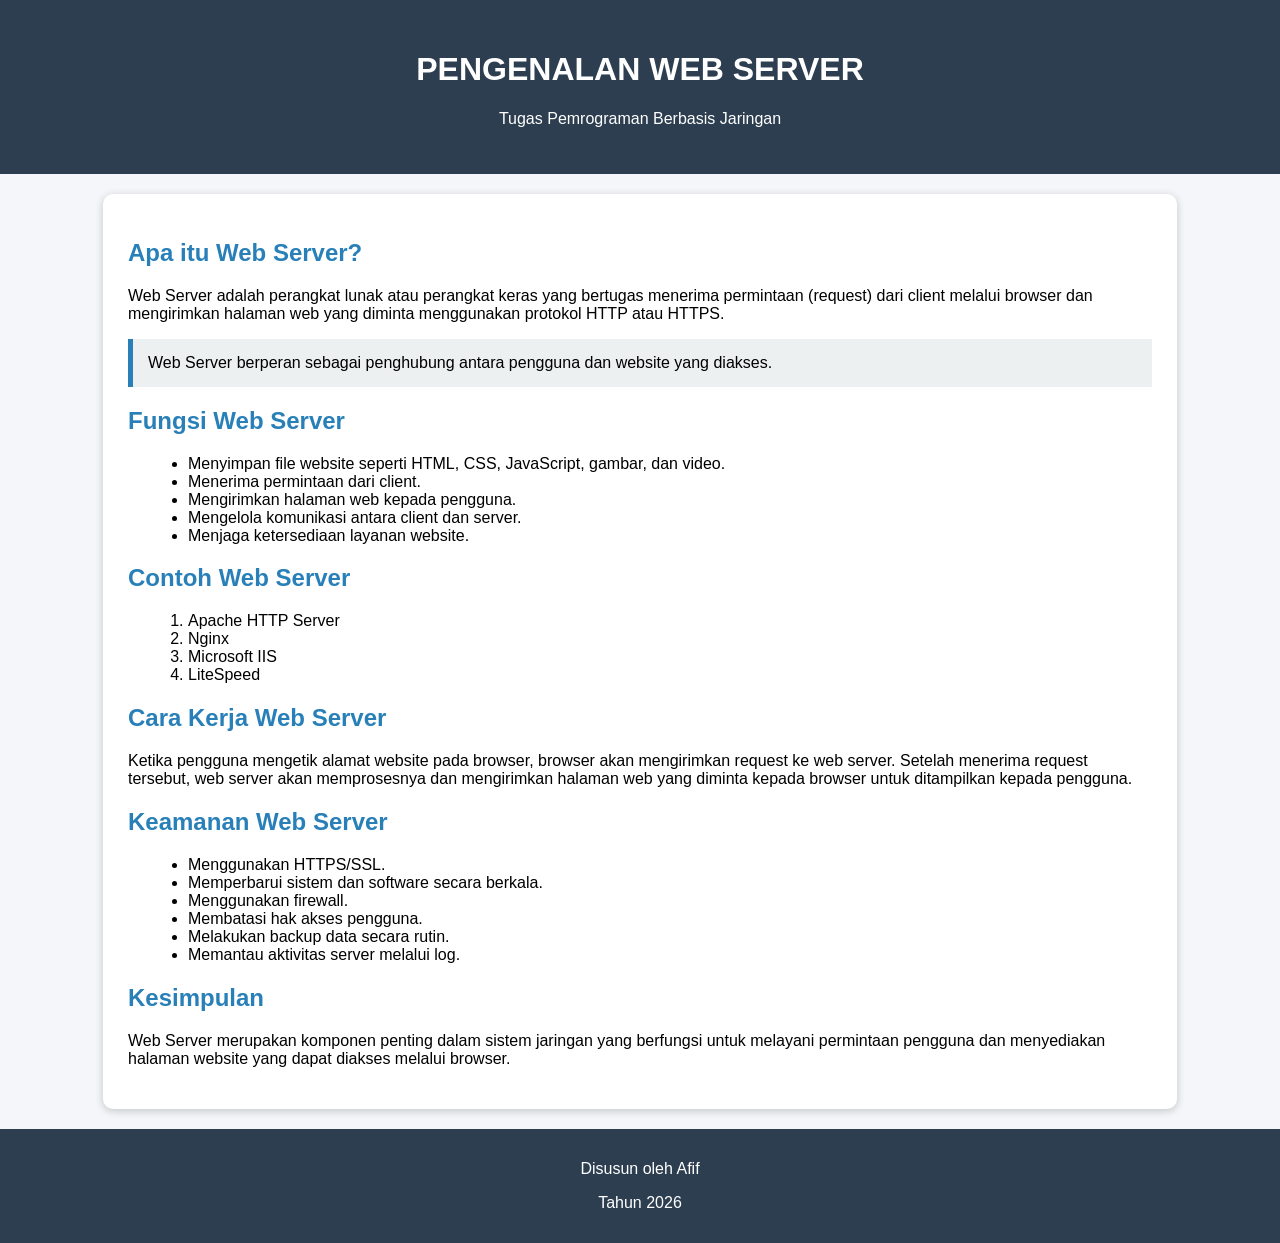
<file: tugas 6/index.html>
<!DOCTYPE html>
<html lang="id">
<head>
    <meta charset="UTF-8">
    <meta name="viewport" content="width=device-width, initial-scale=1.0">
    <title>Pengenalan Web Server</title>

    <link rel="stylesheet" href="style.css">
</head>

<body>

    <header>
        <h1>PENGENALAN WEB SERVER</h1>
        <p>Tugas Pemrograman Berbasis Jaringan</p>
    </header>

    <div class="container">

        <h2>Apa itu Web Server?</h2>
        <p>
            Web Server adalah perangkat lunak atau perangkat keras yang bertugas
            menerima permintaan (request) dari client melalui browser dan
            mengirimkan halaman web yang diminta menggunakan protokol HTTP atau HTTPS.
        </p>

        <div class="box">
            Web Server berperan sebagai penghubung antara pengguna dan website yang diakses.
        </div>

        <h2>Fungsi Web Server</h2>
        <ul>
            <li>Menyimpan file website seperti HTML, CSS, JavaScript, gambar, dan video.</li>
            <li>Menerima permintaan dari client.</li>
            <li>Mengirimkan halaman web kepada pengguna.</li>
            <li>Mengelola komunikasi antara client dan server.</li>
            <li>Menjaga ketersediaan layanan website.</li>
        </ul>

        <h2>Contoh Web Server</h2>
        <ol>
            <li>Apache HTTP Server</li>
            <li>Nginx</li>
            <li>Microsoft IIS</li>
            <li>LiteSpeed</li>
        </ol>

        <h2>Cara Kerja Web Server</h2>
        <p>
            Ketika pengguna mengetik alamat website pada browser, browser akan
            mengirimkan request ke web server. Setelah menerima request tersebut,
            web server akan memprosesnya dan mengirimkan halaman web yang diminta
            kepada browser untuk ditampilkan kepada pengguna.
        </p>

        <h2>Keamanan Web Server</h2>
        <ul>
            <li>Menggunakan HTTPS/SSL.</li>
            <li>Memperbarui sistem dan software secara berkala.</li>
            <li>Menggunakan firewall.</li>
            <li>Membatasi hak akses pengguna.</li>
            <li>Melakukan backup data secara rutin.</li>
            <li>Memantau aktivitas server melalui log.</li>
        </ul>

        <h2>Kesimpulan</h2>
        <p>
            Web Server merupakan komponen penting dalam sistem jaringan yang
            berfungsi untuk melayani permintaan pengguna dan menyediakan halaman
            website yang dapat diakses melalui browser.
        </p>

    </div>

    <footer>
        <p>Disusun oleh Afif</p>
        <p>Tahun 2026</p>
    </footer>

</body>
</html>
</file>
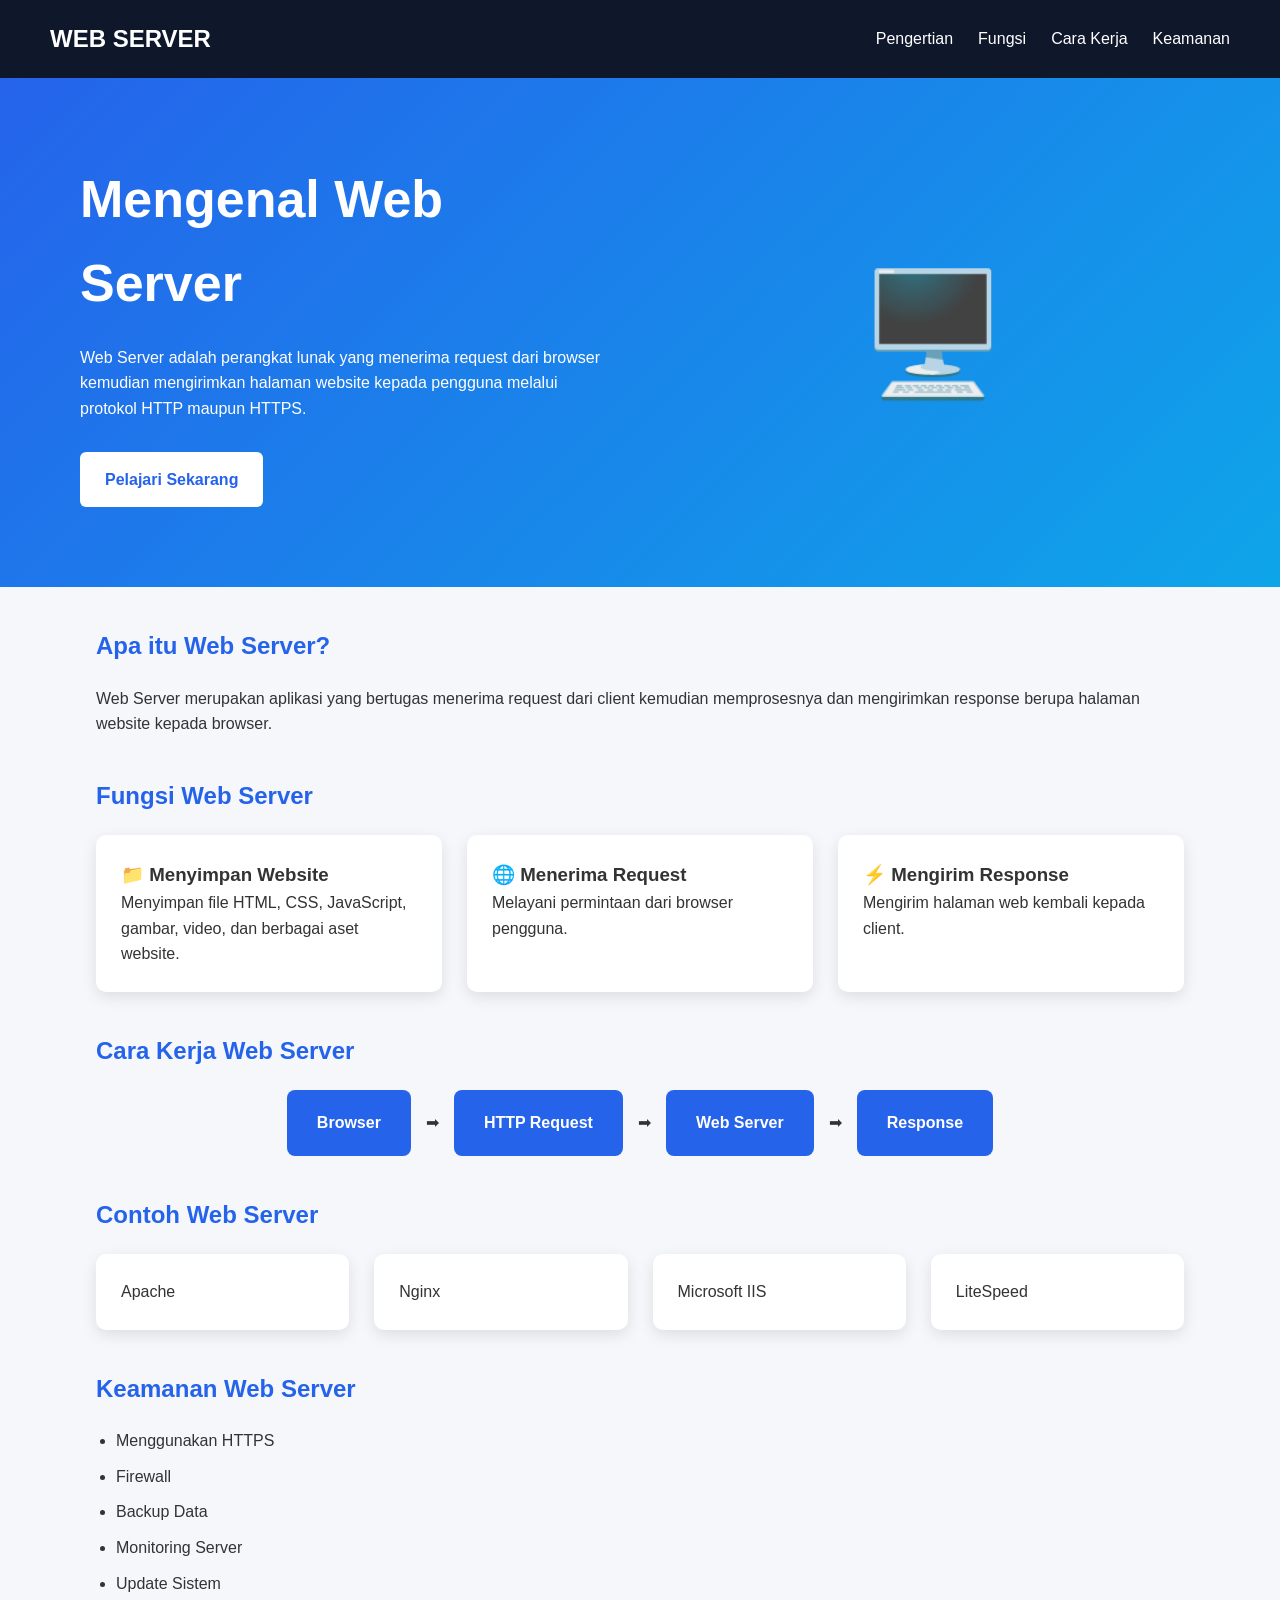
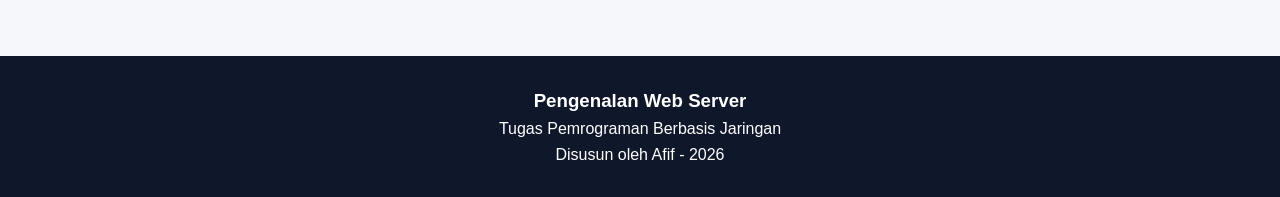
<file: tugas 7/index.html>
<!DOCTYPE html>
<html lang="id">

<head>
    <meta charset="UTF-8">
    <meta name="viewport" content="width=device-width, initial-scale=1.0">
    <title>Pengenalan Web Server</title>

    <link rel="stylesheet" href="style.css">
</head>

<body>

    <header>

        <div class="navbar">

            <h2>WEB SERVER</h2>

            <nav>
                <a href="#pengertian">Pengertian</a>
                <a href="#fungsi">Fungsi</a>
                <a href="#cara">Cara Kerja</a>
                <a href="#keamanan">Keamanan</a>
            </nav>

        </div>

    </header>


    <section class="hero">

        <div>

            <h1>Mengenal Web Server</h1>

            <p>
                Web Server adalah perangkat lunak yang menerima request
                dari browser kemudian mengirimkan halaman website kepada pengguna
                melalui protokol HTTP maupun HTTPS.
            </p>

            <a href="#pengertian" class="button">
                Pelajari Sekarang
            </a>

        </div>

        <div class="server-box">

            🖥️

        </div>

    </section>


    <section class="container" id="pengertian">

        <h2>Apa itu Web Server?</h2>

        <p>

            Web Server merupakan aplikasi yang bertugas menerima request dari
            client kemudian memprosesnya dan mengirimkan response berupa halaman
            website kepada browser.

        </p>

    </section>


    <section class="container" id="fungsi">

        <h2>Fungsi Web Server</h2>

        <div class="card-grid">

            <div class="card">

                <h3>📁 Menyimpan Website</h3>

                <p>
                    Menyimpan file HTML, CSS, JavaScript, gambar, video,
                    dan berbagai aset website.
                </p>

            </div>

            <div class="card">

                <h3>🌐 Menerima Request</h3>

                <p>
                    Melayani permintaan dari browser pengguna.
                </p>

            </div>

            <div class="card">

                <h3>⚡ Mengirim Response</h3>

                <p>
                    Mengirim halaman web kembali kepada client.
                </p>

            </div>

        </div>

    </section>


    <section class="container" id="cara">

        <h2>Cara Kerja Web Server</h2>

        <div class="flow">

            <div class="flow-box">
                Browser
            </div>

            <span>➡</span>

            <div class="flow-box">
                HTTP Request
            </div>

            <span>➡</span>

            <div class="flow-box">
                Web Server
            </div>

            <span>➡</span>

            <div class="flow-box">
                Response
            </div>

        </div>

    </section>


    <section class="container">

        <h2>Contoh Web Server</h2>

        <div class="card-grid">

            <div class="card">Apache</div>

            <div class="card">Nginx</div>

            <div class="card">Microsoft IIS</div>

            <div class="card">LiteSpeed</div>

        </div>

    </section>


    <section class="container" id="keamanan">

        <h2>Keamanan Web Server</h2>

        <ul>

            <li>Menggunakan HTTPS</li>

            <li>Firewall</li>

            <li>Backup Data</li>

            <li>Monitoring Server</li>

            <li>Update Sistem</li>

        </ul>

    </section>


    <footer>

        <h3>Pengenalan Web Server</h3>

        <p>Tugas Pemrograman Berbasis Jaringan</p>

        <p>Disusun oleh Afif - 2026</p>

    </footer>

</body>

</html>
</file>
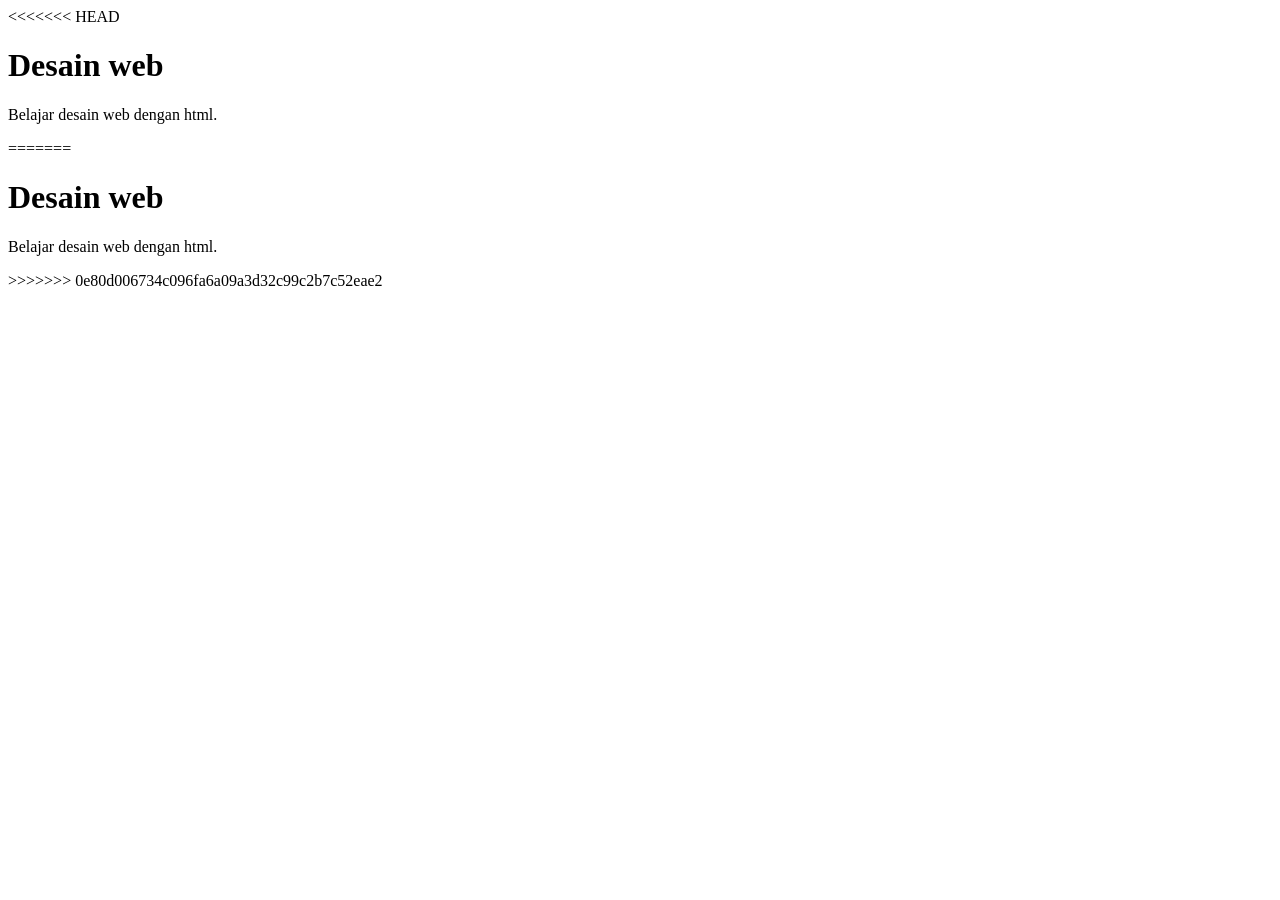
<file: dasar.html>
<<<<<<< HEAD
<!DOCTYPE html>
    <html>
        <head>
            <title>Afif.jm</title>
        </head>
        <body>

            <h1>Desain web</h1>
            <p>Belajar desain web dengan html.</p>

        </body>
=======
<!DOCTYPE html>
    <html>
        <head>
            <title>Afif.jm</title>
        </head>
        <body>

            <h1>Desain web</h1>
            <p>Belajar desain web dengan html.</p>

        </body>
>>>>>>> 0e80d006734c096fa6a09a3d32c99c2b7c52eae2
    </html>
</file>
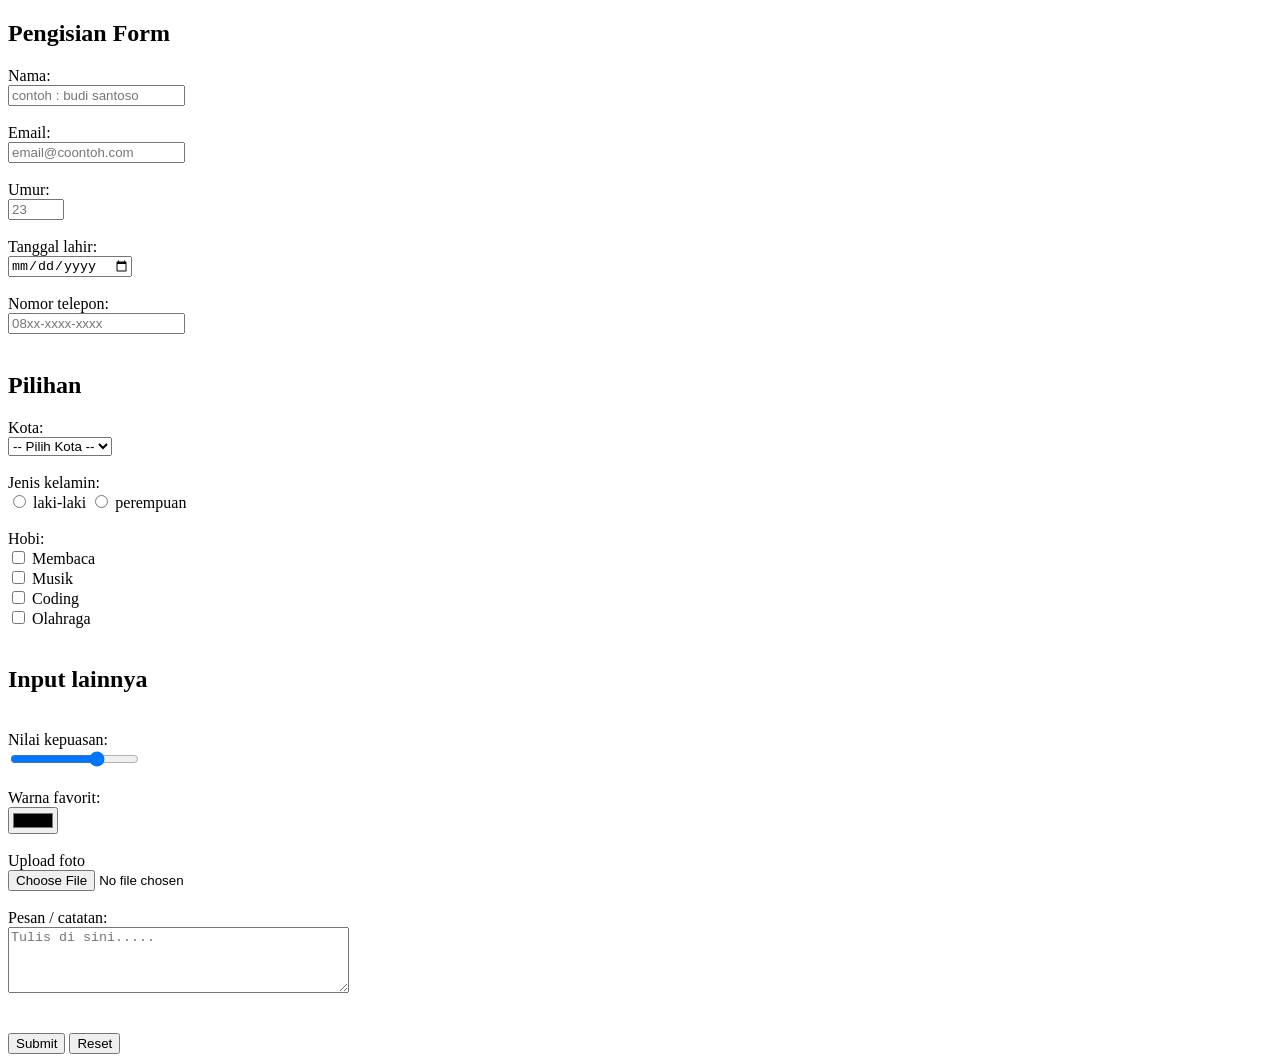
<file: formulir.html>
<!DOCTYPE html>
<html>
    <head>
        <title>FORM.FORM</title>
    </head>

    <body>

        <form>

            <h2>Pengisian Form</h2>

            <label for="nama">Nama:</label>
            <br>
            <input type="text" id="nama" name="nama" placeholder="contoh : budi santoso">
            <br><br>

            <label for="email">Email:</label>
            <br>
            <input type="email" id="email" name="email" placeholder="email@coontoh.com">
            <br><br>

            <label for="umur">Umur:</label>
            <br>
            <input type="number" id="umur" name="umur" min="1" max="100" placeholder="23">
            <br><br>

            <label for="tgl">Tanggal lahir:</label>
            <br>
            <input type="date" id="tgl" name="tgl" placeholder="dd/mm/yyyy">
            <br><br>

            <label for="notlp">Nomor telepon:</label>
            <br>
            <input type="tel" id="notlp" name="notlp" placeholder="08xx-xxxx-xxxx">
            <br><br>

            <h2>Pilihan</h2>

            <label for="kota">Kota:</label>
            <br>
            <select id="kota" name="kota">
                <option value="">-- Pilih Kota --</option>
                <option value="sby">Surabaya</option>
                <option value="bwi">Banyuwangi</option>
                <option value="mlg">Malang</option>
                <option value="jkt">Jakarta</option>
            </select>
            <br><br>

            <label>Jenis kelamin:</label>
            <br>
            <input type="radio" id="laki" name="gander" value="l">
            <label for="laki">laki-laki</label>
            <input type="radio" id="pr" name="gander" value="p">
            <label for="pr">perempuan</label>
            <br><br>

            <label >Hobi:</label>
            <br>
            <input type="checkbox" id="baca" name="hobi" value="baca">
            <label for="baca">Membaca</label>
            <br>
            <input type="checkbox" id="musik" name="hobi" value="musik">
            <label for="musik">Musik</label>
            <br>
            <input type="checkbox" id="coding" name="hobi" value="coding">
            <label for="coding">Coding</label>
            <br>
            <input type="checkbox" id="olahraga" name="hobi" value="olahraga">
            <label for="olahraga">Olahraga</label>
            <br><br>

            <h2>Input lainnya</h2>
            <br>

            <label for="yoi">Nilai kepuasan:</label>
            <br>
            <input type="range" id="yoi" name="nilai" min="1" max="100" value="70" >
            <br><br>

            <label for="warna">Warna favorit:</label>
            <br>
            <input type="color" id="warna" name="warna">
            <br><br>

            <label for="foto">Upload foto</label>
            <br>
            <input type="file" id="foto" name="foto" accept="image/*">
            <br><br>

            <label for="pesan">Pesan / catatan:</label>
            <br>
            <textarea id="pesan" name="pesan" rows="4" cols="40" placeholder="Tulis di sini....."></textarea>
            <br><br><br>

            <button type="submit">Submit</button>
            <button type="reset">Reset</button>

        </form>
        
    </body>

</html>
</file>
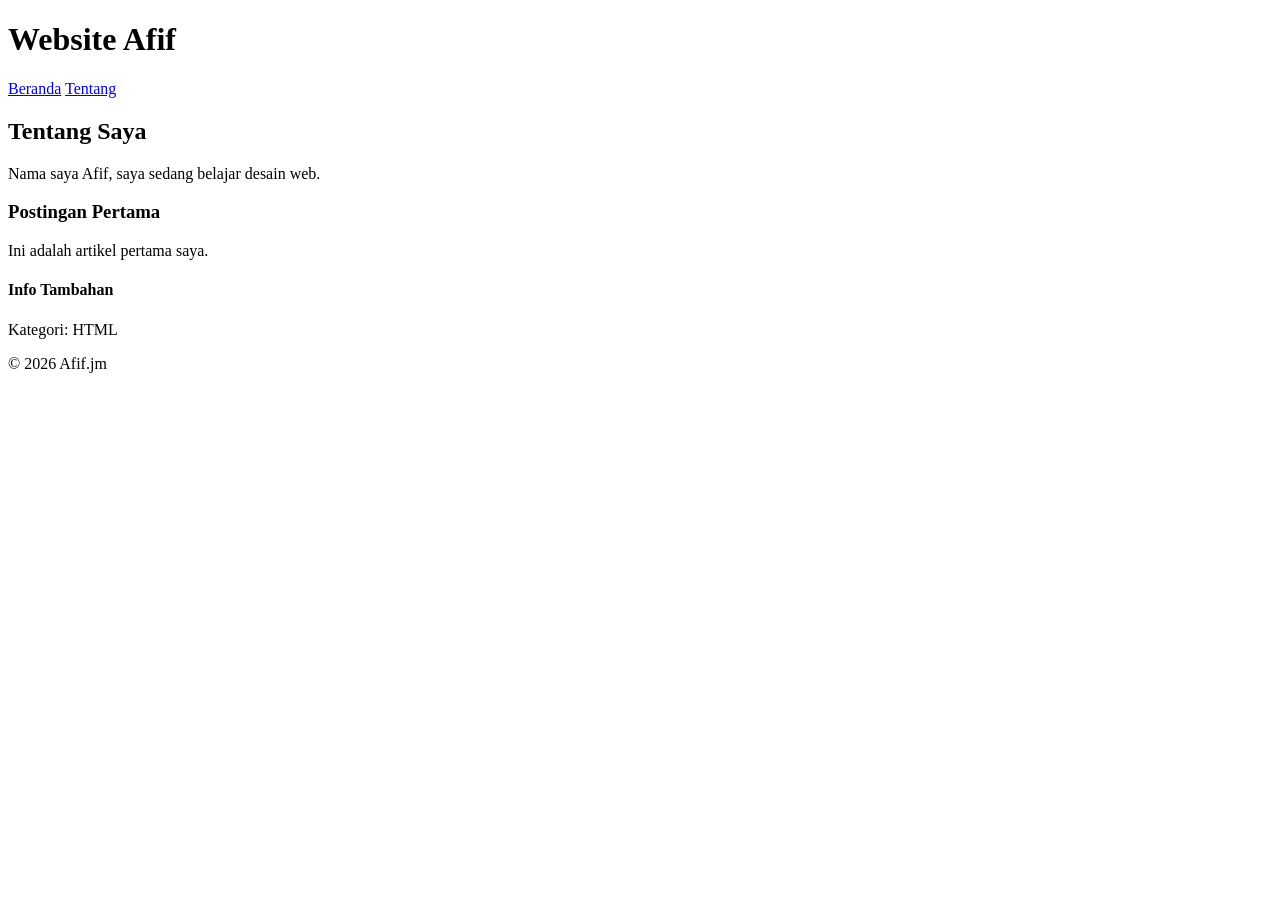
<file: semantic.html>
<!DOCTYPE html>
<html lang="id">
<head>
    <meta charset="UTF-8">
    <title>Afif.jm</title>
</head>
<body>

    <header>
        <h1>Website Afif</h1>
    </header>

    <nav>
        <a href="#">Beranda</a>
        <a href="#">Tentang</a>
    </nav>

    <main>
        <section>
            <h2>Tentang Saya</h2>
            <p>Nama saya Afif, saya sedang belajar desain web.</p>

            <article>
                <h3>Postingan Pertama</h3>
                <p>Ini adalah artikel pertama saya.</p>
            </article>
        </section>

        <aside>
            <h4>Info Tambahan</h4>
            <p>Kategori: HTML</p>
        </aside>
    </main>

    <footer>
        <p>© 2026 Afif.jm</p>
    </footer>

</body>
</html>
</file>
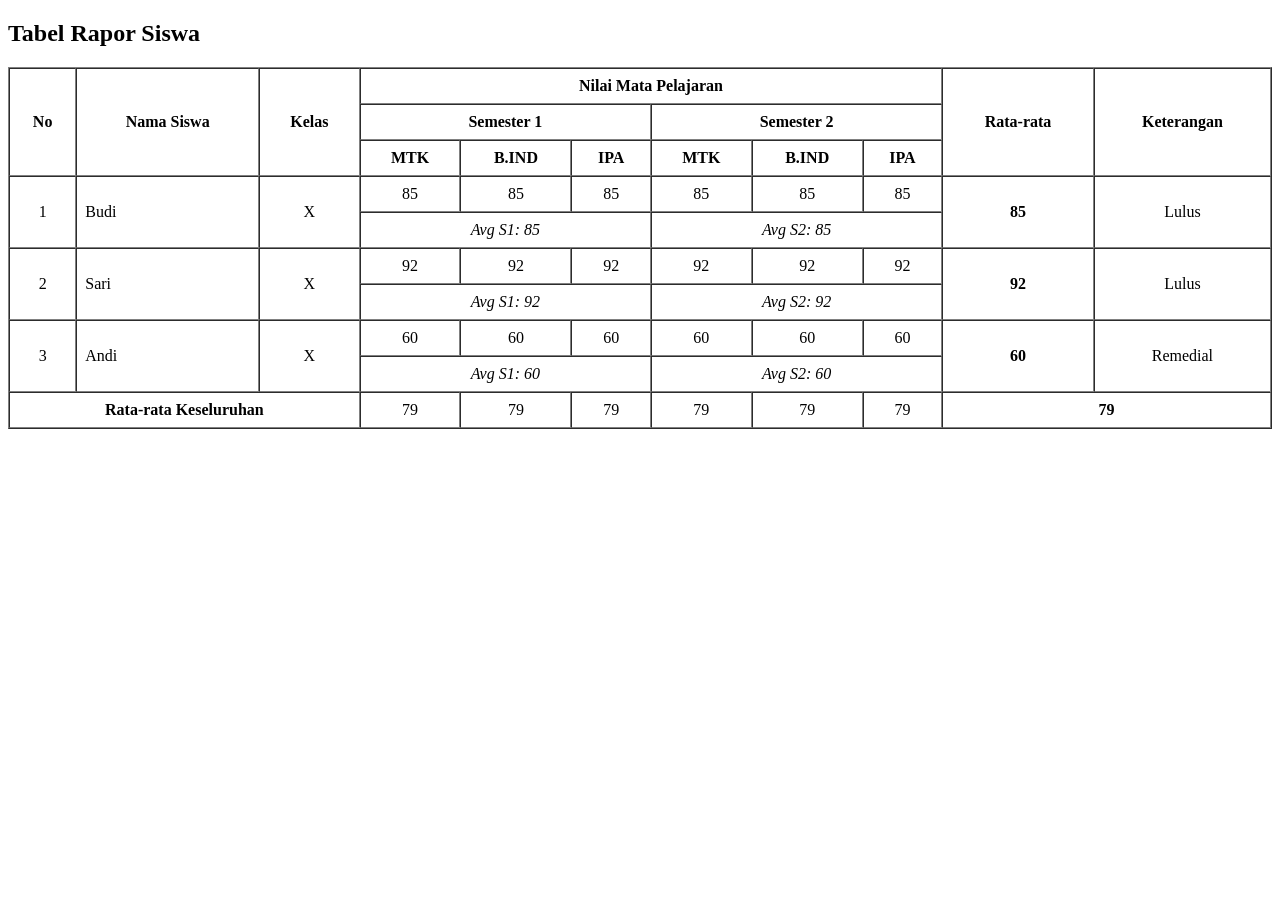
<file: tabel.html>
<!DOCTYPE html>
<html>
  <head>
    <title>Tabel Rapor Siswa</title>
  </head>
  <body>

    <h2>Tabel Rapor Siswa</h2>

    <table border="1" width="100%" cellpadding="8" cellspacing="0">

      <thead>
        <tr align="center">
          <th rowspan="3">No</th>
          <th rowspan="3">Nama Siswa</th>
          <th rowspan="3">Kelas</th>
          <th colspan="6">Nilai Mata Pelajaran</th>
          <th rowspan="3">Rata-rata</th>
          <th rowspan="3">Keterangan</th>
        </tr>
        <tr align="center">
          <th colspan="3">Semester 1</th>
          <th colspan="3">Semester 2</th>
        </tr>
        <tr align="center">
          <th>MTK</th>
          <th>B.IND</th>
          <th>IPA</th>
          <th>MTK</th>
          <th>B.IND</th>
          <th>IPA</th>
        </tr>
      </thead>

      <tbody>

        <tr align="center">
          <td rowspan="2">1</td>
          <td rowspan="2" align="left">Budi</td>
          <td rowspan="2">X</td>
          <td>85</td>
          <td>85</td>
          <td>85</td>
          <td>85</td>
          <td>85</td>
          <td>85</td>
          <td rowspan="2"><b>85</b></td>
          <td rowspan="2">Lulus</td>
        </tr>
        <tr align="center" >
          <td colspan="3"><i>Avg S1: 85</i></td>
          <td colspan="3"><i>Avg S2: 85</i></td>
        </tr>

        
        <tr align="center">
          <td rowspan="2">2</td>
          <td rowspan="2" align="left">Sari </td>
          <td rowspan="2">X</td>
          <td>92</td>
          <td>92</td>
          <td>92</td>
          <td>92</td>
          <td>92</td>
          <td>92</td>
          <td rowspan="2"><b>92</b></td>
          <td rowspan="2" >Lulus</td>
        </tr>
        <tr align="center">
          <td colspan="3"><i>Avg S1: 92</i></td>
          <td colspan="3"><i>Avg S2: 92</i></td>
        </tr>


        <tr align="center">
          <td rowspan="2">3</td>
          <td rowspan="2" align="left">Andi</td>
          <td rowspan="2">X</td>
          <td>60</td>
          <td>60</td>
          <td>60</td>
          <td>60</td>
          <td>60</td>
          <td>60</td>
          <td rowspan="2"><b>60</b></td>
          <td rowspan="2">Remedial</td>
        </tr>
        <tr align="center" >
          <td colspan="3"><i>Avg S1: 60</i></td>
          <td colspan="3"><i>Avg S2: 60</i></td>
        </tr>

      </tbody>

      <tfoot>
        <tr align="center">
          <th colspan="3">Rata-rata Keseluruhan</th>
          <td>79</td>
          <td>79</td>
          <td>79</td>
          <td>79</td>
          <td>79</td>
          <td>79</td>
          <td colspan="2"><b>79</b></td>
        </tr>
      </tfoot>

    </table>

  </body>
</html>
</file>
<file: tugas 6/style.css>
body {
    font-family: Arial, sans-serif;
    background-color: #f4f6f9;
    margin: 0;
    padding: 0;
}

header {
    background-color: #2c3e50;
    color: white;
    text-align: center;
    padding: 30px;
}

.container {
    width: 80%;
    margin: 20px auto;
    background-color: white;
    padding: 25px;
    border-radius: 10px;
    box-shadow: 0px 2px 8px rgba(0,0,0,0.2);
}

h2 {
    color: #2980b9;
}

ul, ol {
    margin-left: 20px;
}

.box {
    background-color: #ecf0f1;
    padding: 15px;
    border-left: 5px solid #2980b9;
    margin: 15px 0;
}

footer {
    text-align: center;
    background-color: #2c3e50;
    color: white;
    padding: 15px;
    margin-top: 20px;
}
</file>
<file: tugas 7/style.css>
/* RESET */
*{
    margin:0;
    padding:0;
    box-sizing:border-box;
    font-family:Arial,sans-serif;
}

body{
    background:#f5f7fb;
    color:#333;
    line-height:1.6;
}

/* HEADER */
header{
    background:#0f172a;
    color:#fff;
    padding:20px 50px;
    position:sticky;
    top:0;
    z-index:100;
    animation:slideDown .8s;
}

.navbar{
    display:flex;
    justify-content:space-between;
    align-items:center;
}

nav{
    display:flex;
    gap:25px;
}

nav a{
    color:#fff;
    text-decoration:none;
    transition:.3s;
}

nav a:hover{
    color:#38bdf8;
    transform:translateY(-3px);
}

/* HERO */
.hero{
    display:grid;
    grid-template-columns:1fr 1fr;
    gap:50px;
    align-items:center;
    padding:80px;
    background:linear-gradient(135deg,#2563eb,#0ea5e9);
    color:#fff;
}

.hero h1{
    font-size:52px;
    margin-bottom:20px;
    animation:fadeIn 1s ease;
}

.hero p{
    margin-bottom:30px;
    max-width:550px;
}

.server-box{
    display:grid;
    place-items:center;
    font-size:120px;
    animation:floating 3s ease-in-out infinite;
}

/* BUTTON */
.button{
    display:inline-block;
    padding:15px 25px;
    background:#fff;
    color:#2563eb;
    border-radius:6px;
    text-decoration:none;
    font-weight:bold;
    transition:.3s;
}

.button:hover{
    background:#1d4ed8;
    color:#fff;
    transform:scale(1.08);
}

/* CONTENT */
.container{
    width:85%;
    margin:40px auto;
    animation:showUp .8s ease;
}

.container h2{
    color:#2563eb;
    margin-bottom:20px;
}

.card-grid{
    display:grid;
    grid-template-columns:repeat(auto-fit,minmax(220px,1fr));
    gap:25px;
}

.card{
    background:#fff;
    padding:25px;
    border-radius:10px;
    box-shadow:0 5px 15px rgba(0,0,0,.1);
    transition:.4s;
}

.card:hover{
    transform:translateY(-10px) scale(1.04);
    box-shadow:0 18px 30px rgba(0,0,0,.2);
}

.flow{
    display:flex;
    justify-content:center;
    align-items:center;
    gap:15px;
    flex-wrap:wrap;
}

.flow-box{
    background:#2563eb;
    color:#fff;
    padding:20px 30px;
    border-radius:8px;
    font-weight:bold;
    transition:.3s;
}

.flow-box:hover{
    background:#1d4ed8;
    transform:rotate(-3deg) scale(1.08);
}

ul,ol{margin-left:20px;}
li{margin:10px 0;}

footer{
    margin-top:60px;
    background:#0f172a;
    color:#fff;
    text-align:center;
    padding:30px;
}

/* ANIMATIONS */
@keyframes floating{
0%{transform:translateY(0);}
50%{transform:translateY(-15px);}
100%{transform:translateY(0);}
}

@keyframes fadeIn{
from{opacity:0;transform:translateY(40px);}
to{opacity:1;transform:translateY(0);}
}

@keyframes slideDown{
from{transform:translateY(-100%);}
to{transform:translateY(0);}
}

@keyframes showUp{
from{opacity:0;transform:translateY(30px);}
to{opacity:1;transform:translateY(0);}
}
</file>
